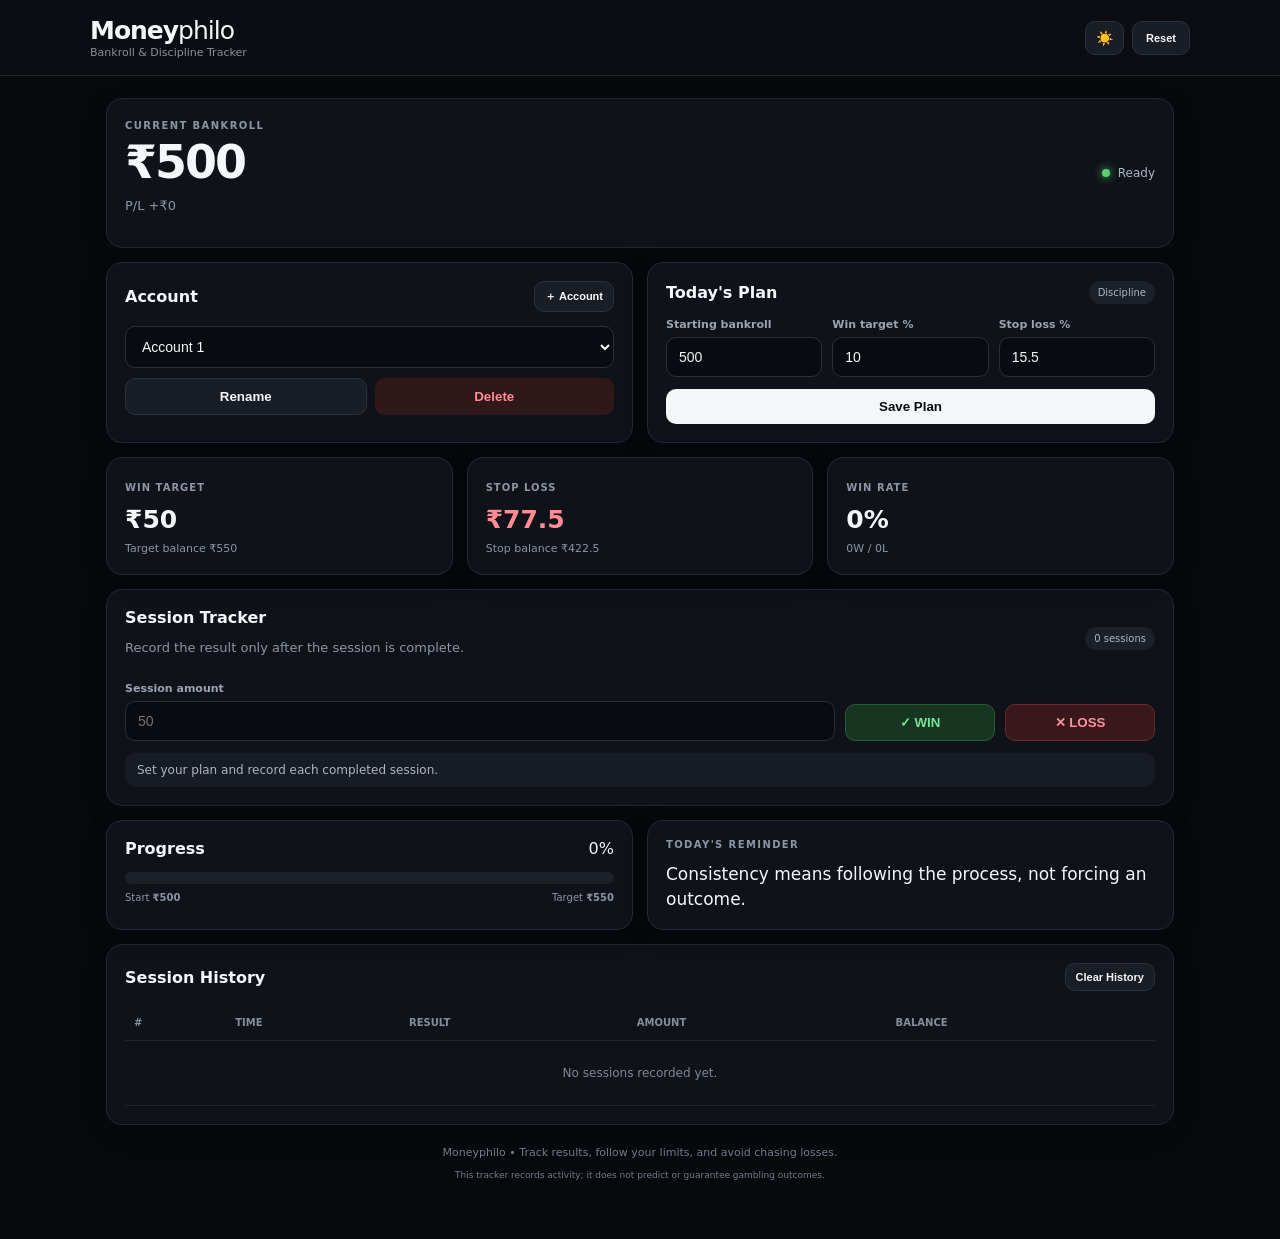
<file: index.html>
<!DOCTYPE html>
<html lang="en">
<head>
  <meta charset="UTF-8">
  <meta name="viewport" content="width=device-width, initial-scale=1.0">
  <meta name="theme-color" content="#0b0d12">
  <title>Moneyphilo — Casino Tracker</title>
  <link rel="stylesheet" href="style.css">
</head>
<body>
  <header class="topbar">
    <div>
      <div class="brand">Money<span>philo</span></div>
      <div class="subbrand">Bankroll & Discipline Tracker</div>
    </div>
    <div class="top-actions">
      <button id="themeBtn" class="icon-btn" title="Toggle theme">☀️</button>
      <button id="resetBtn" class="ghost-btn">Reset</button>
    </div>
  </header>

  <main class="app">
    <section class="hero card">
      <div>
        <p class="eyebrow">CURRENT BANKROLL</p>
        <h1 id="bankroll">₹0</h1>
        <p id="pnlText" class="muted">P/L ₹0</p>
      </div>
      <div class="status">
        <span id="statusDot"></span>
        <span id="statusText">Ready</span>
      </div>
    </section>

    <section class="grid two">
      <div class="card">
        <div class="section-title">
          <h2>Account</h2>
          <button id="addAccountBtn" class="small-btn">＋ Account</button>
        </div>
        <select id="accountSelect"></select>
        <div class="account-actions">
          <button id="renameAccountBtn" class="outline-btn">Rename</button>
          <button id="deleteAccountBtn" class="danger-btn">Delete</button>
        </div>
      </div>

      <div class="card">
        <div class="section-title"><h2>Today's Plan</h2><span class="pill">Discipline</span></div>
        <div class="inputs">
          <label>Starting bankroll
            <input id="startingInput" type="number" min="0" step="0.01" placeholder="500">
          </label>
          <label>Win target %
            <input id="targetInput" type="number" min="0" max="100" step="0.1" placeholder="10">
          </label>
          <label>Stop loss %
            <input id="stopInput" type="number" min="0" max="100" step="0.1" placeholder="15.5">
          </label>
        </div>
        <button id="savePlanBtn" class="primary-btn">Save Plan</button>
      </div>
    </section>

    <section class="grid three">
      <div class="metric card">
        <span>WIN TARGET</span>
        <strong id="targetAmount">₹0</strong>
        <small id="targetLevel">Target balance ₹0</small>
      </div>
      <div class="metric card danger-card">
        <span>STOP LOSS</span>
        <strong id="stopAmount">₹0</strong>
        <small id="stopLevel">Stop balance ₹0</small>
      </div>
      <div class="metric card">
        <span>WIN RATE</span>
        <strong id="winRate">0%</strong>
        <small id="record">0W / 0L</small>
      </div>
    </section>

    <section class="card session-card">
      <div class="section-title">
        <div>
          <h2>Session Tracker</h2>
          <p class="muted">Record the result only after the session is complete.</p>
        </div>
        <span id="sessionCount" class="pill">0 sessions</span>
      </div>

      <div class="session-controls">
        <label>Session amount
          <input id="sessionAmount" type="number" min="0" step="0.01" placeholder="50">
        </label>
        <button id="winBtn" class="win-btn">✓ WIN</button>
        <button id="lossBtn" class="loss-btn">✕ LOSS</button>
      </div>

      <div id="message" class="message">Set your bankroll and plan to begin.</div>
    </section>

    <section class="grid two">
      <div class="card">
        <div class="section-title"><h2>Progress</h2><span id="progressPct">0%</span></div>
        <div class="progress"><div id="progressBar"></div></div>
        <div class="progress-labels">
          <span>Start <b id="startLabel">₹0</b></span>
          <span>Target <b id="targetLabel">₹0</b></span>
        </div>
      </div>

      <div class="card quote-card">
        <p class="eyebrow">TODAY'S REMINDER</p>
        <p id="quote">Discipline comes before profit. Protect the bankroll first.</p>
      </div>
    </section>

    <section class="card">
      <div class="section-title">
        <h2>Session History</h2>
        <button id="clearHistoryBtn" class="small-btn">Clear History</button>
      </div>
      <div class="table-wrap">
        <table>
          <thead>
            <tr><th>#</th><th>Time</th><th>Result</th><th>Amount</th><th>Balance</th></tr>
          </thead>
          <tbody id="historyBody">
            <tr><td colspan="5" class="empty">No sessions recorded yet.</td></tr>
          </tbody>
        </table>
      </div>
    </section>

    <footer>
      <p>Moneyphilo • Track results, follow your limits, and avoid chasing losses.</p>
      <p class="tiny">This tracker records activity; it does not predict or guarantee gambling outcomes.</p>
    </footer>
  </main>

  <div id="modal" class="modal hidden">
    <div class="modal-box">
      <h3 id="modalTitle">New Account</h3>
      <input id="modalInput" type="text" placeholder="Account name">
      <div class="modal-actions">
        <button id="modalCancel" class="outline-btn">Cancel</button>
        <button id="modalConfirm" class="primary-btn">Save</button>
      </div>
    </div>
  </div>

  <script src="script.js"></script>
</body>
</html>
</file>
<file: style.css>
*{box-sizing:border-box}body{margin:0;font-family:Inter,system-ui,-apple-system,Segoe UI,Roboto,Arial,sans-serif;background:#07090d;color:#f5f7fa;min-height:100vh}body.light{background:#f1f3f6;color:#151820}.topbar{height:76px;padding:14px max(18px,calc((100% - 1100px)/2));display:flex;justify-content:space-between;align-items:center;border-bottom:1px solid #20242d;background:#0b0d12;position:sticky;top:0;z-index:5}.light .topbar{background:#fff;border-color:#dfe3e8}.brand{font-size:25px;font-weight:850;letter-spacing:-1px}.brand span{font-weight:500}.subbrand{font-size:11px;color:#89909d;margin-top:1px}.top-actions{display:flex;gap:8px}.app{max-width:1100px;margin:auto;padding:22px 16px 40px}.card{background:#0f1218;border:1px solid #222733;border-radius:16px;padding:18px;box-shadow:0 8px 28px #0002}.light .card{background:#fff;border-color:#dfe3e8;box-shadow:0 8px 25px #0000000d}.hero{display:flex;justify-content:space-between;align-items:center;margin-bottom:14px;min-height:150px}.eyebrow{font-size:10px;letter-spacing:1.4px;color:#8d95a4;font-weight:800;margin:0 0 8px}.hero h1{font-size:46px;line-height:1;margin:0;letter-spacing:-2px}.muted{color:#8d95a4;font-size:13px}.status{display:flex;align-items:center;gap:8px;font-size:12px;color:#aeb5c2}.status span:first-child{width:8px;height:8px;border-radius:50%;background:#52d273;box-shadow:0 0 10px #52d273}.grid{display:grid;gap:14px;margin-bottom:14px}.two{grid-template-columns:1fr 1fr}.three{grid-template-columns:repeat(3,1fr)}h2{font-size:16px;margin:0}.section-title{display:flex;justify-content:space-between;align-items:center;gap:12px;margin-bottom:14px}.pill{font-size:10px;padding:6px 9px;border-radius:99px;background:#1b2029;color:#aeb5c2}.light .pill{background:#eef1f5}.inputs{display:grid;grid-template-columns:repeat(3,1fr);gap:10px}label{display:flex;flex-direction:column;gap:6px;font-size:11px;color:#9ca4b2;font-weight:700}input,select{width:100%;background:#090b10;color:#f5f7fa;border:1px solid #2a303b;border-radius:10px;padding:11px 12px;outline:none;font-size:14px}.light input,.light select{background:#f8f9fb;color:#151820;border-color:#cfd5dd}input:focus,select:focus{border-color:#8d96a5}.primary-btn,.win-btn,.loss-btn,.outline-btn,.danger-btn,.small-btn,.ghost-btn,.icon-btn{border:0;border-radius:10px;padding:10px 13px;font-weight:800;cursor:pointer;color:inherit}.primary-btn{background:#f4f6f8;color:#090b0f;margin-top:12px;width:100%}.light .primary-btn{background:#151820;color:#fff}.outline-btn,.small-btn,.ghost-btn,.icon-btn{background:#191d25;border:1px solid #2b313c}.light .outline-btn,.light .small-btn,.light .ghost-btn,.light .icon-btn{background:#f5f6f8;border-color:#d4d9e0}.danger-btn{background:#30171a;color:#ff8c92}.account-actions{display:flex;gap:8px;margin-top:10px}.account-actions button{flex:1}.metric{min-height:118px}.metric span{font-size:10px;color:#8d95a4;font-weight:800;letter-spacing:1px}.metric strong{display:block;font-size:25px;margin:10px 0 3px}.metric small{font-size:11px;color:#8d95a4}.danger-card strong{color:#ff8c92}.session-card{margin-bottom:14px}.session-controls{display:grid;grid-template-columns:1fr 150px 150px;gap:10px;align-items:end}.win-btn{background:#163621;color:#76e29a;border:1px solid #255b39}.loss-btn{background:#3a171b;color:#ff9299;border:1px solid #6c2a30}.message{margin-top:12px;border-radius:10px;padding:10px 12px;background:#171b23;color:#aeb5c2;font-size:12px}.progress{height:12px;background:#1b2029;border-radius:99px;overflow:hidden}.progress div{height:100%;width:0;background:#dfe4eb;border-radius:99px;transition:width .3s}.light .progress{background:#e7eaf0}.light .progress div{background:#161a21}.progress-labels{display:flex;justify-content:space-between;margin-top:8px;font-size:10px;color:#8d95a4}.quote-card{display:flex;flex-direction:column;justify-content:center}.quote-card p:last-child{font-size:17px;line-height:1.45;margin:4px 0 0}.table-wrap{overflow-x:auto}table{width:100%;border-collapse:collapse;font-size:12px}th,td{text-align:left;padding:12px 9px;border-bottom:1px solid #20242d}th{color:#858d9b;font-size:10px;text-transform:uppercase}.light th,.light td{border-color:#e5e8ed}.win{color:#70df96;font-weight:800}.loss{color:#ff858c;font-weight:800}.empty{text-align:center;color:#7f8794;padding:25px}footer{text-align:center;color:#747c89;font-size:11px;padding:10px}.tiny{font-size:9px}.modal{position:fixed;inset:0;background:#0009;display:grid;place-items:center;padding:20px;z-index:20}.hidden{display:none}.modal-box{width:min(380px,100%);background:#11151c;border:1px solid #2a303b;border-radius:16px;padding:20px}.light .modal-box{background:#fff;border-color:#dfe3e8}.modal-box h3{margin:0 0 14px}.modal-actions{display:flex;gap:8px;margin-top:12px}.modal-actions button{flex:1}.small-btn{font-size:11px;padding:7px 10px}.ghost-btn{font-size:11px}.icon-btn{font-size:14px;padding:8px 10px}@media(max-width:760px){.two,.three{grid-template-columns:1fr}.inputs{grid-template-columns:1fr}.session-controls{grid-template-columns:1fr 1fr}.session-controls label{grid-column:1/-1}.win-btn,.loss-btn{padding:13px}.hero h1{font-size:38px}.topbar{padding:12px 15px}.app{padding:15px 12px 30px}.card{padding:15px;border-radius:14px}}
</file>
